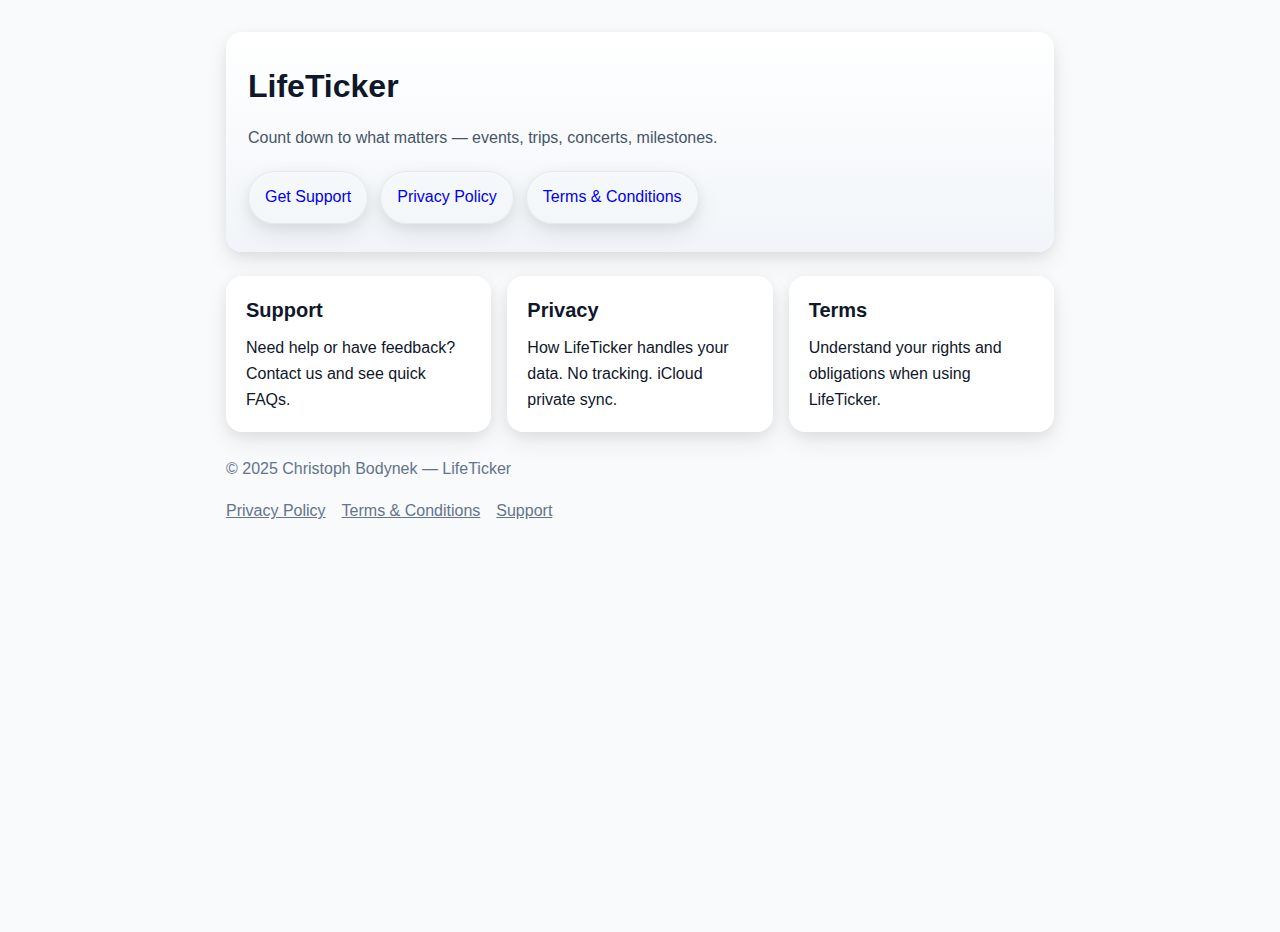
<file: index.html>
<!DOCTYPE html>
<html lang="en">
<head>
  <meta charset="UTF-8" />
  <meta name="viewport" content="width=device-width, initial-scale=1" />
  <title>LifeTicker — Official Site</title>
  <meta name="description" content="LifeTicker — count down to what matters. Get support, read the Privacy Policy, and view the Terms & Conditions." />
  <meta property="og:title" content="LifeTicker — Official Site" />
  <meta property="og:description" content="Support, Privacy Policy, and Terms & Conditions" />
  <meta property="og:type" content="website" />
  <meta name="theme-color" content="#0f172a" />
  <link rel="stylesheet" href="style.css" />
  <style>
    /* small landing-specific touches */
    .hero {
      display: grid;
      gap: 12px;
      padding: 28px 22px;
      border-radius: var(--radius);
      background: linear-gradient(180deg, #ffffff 0%, #f1f5f9 100%);
      box-shadow: var(--shadow);
    }
    .hero h1 { font-size: 32px; margin: 0; }
    .hero p { margin: 0; color: #475569; }
    .cta-row { display: flex; flex-wrap: wrap; gap: 12px; margin-top: 8px; }
    .button {
      display: inline-block;
      padding: 12px 16px;
      border-radius: 999px;
      text-decoration: none;
      border: 1px solid #e2e8f0;
      box-shadow: var(--shadow);
    }
    .grid-3 {
      display: grid;
      grid-template-columns: repeat(auto-fit, minmax(220px, 1fr));
      gap: 16px;
      margin-top: 22px;
    }
    .muted { color: #64748b; }
    .legal-links { display: flex; gap: 16px; flex-wrap: wrap; }
  </style>
</head>
<body>
  <main class="container">
    <header class="header">
      <div class="hero">
        <h1>LifeTicker</h1>
        <p class="subtitle">Count down to what matters — events, trips, concerts, milestones.</p>
        <div class="cta-row">
          <a class="button" href="support.html">Get Support</a>
          <a class="button" href="privacy.html">Privacy Policy</a>
          <a class="button" href="terms.html">Terms &amp; Conditions</a>
        </div>
      </div>
    </header>

    <section class="grid-3">
      <a class="card" href="support.html">
        <h2>Support</h2>
        <p>Need help or have feedback? Contact us and see quick FAQs.</p>
      </a>
      <a class="card" href="privacy.html">
        <h2>Privacy</h2>
        <p>How LifeTicker handles your data. No tracking. iCloud private sync.</p>
      </a>
      <a class="card" href="terms.html">
        <h2>Terms</h2>
        <p>Understand your rights and obligations when using LifeTicker.</p>
      </a>
    </section>

    <footer class="footer">
      <p class="muted">&copy; 2025 Christoph Bodynek — LifeTicker</p>
      <p class="muted legal-links">
        <a href="privacy.html">Privacy Policy</a>
        <a href="terms.html">Terms &amp; Conditions</a>
        <a href="support.html">Support</a>
      </p>
    </footer>
  </main>
</body>
</html>
</file>
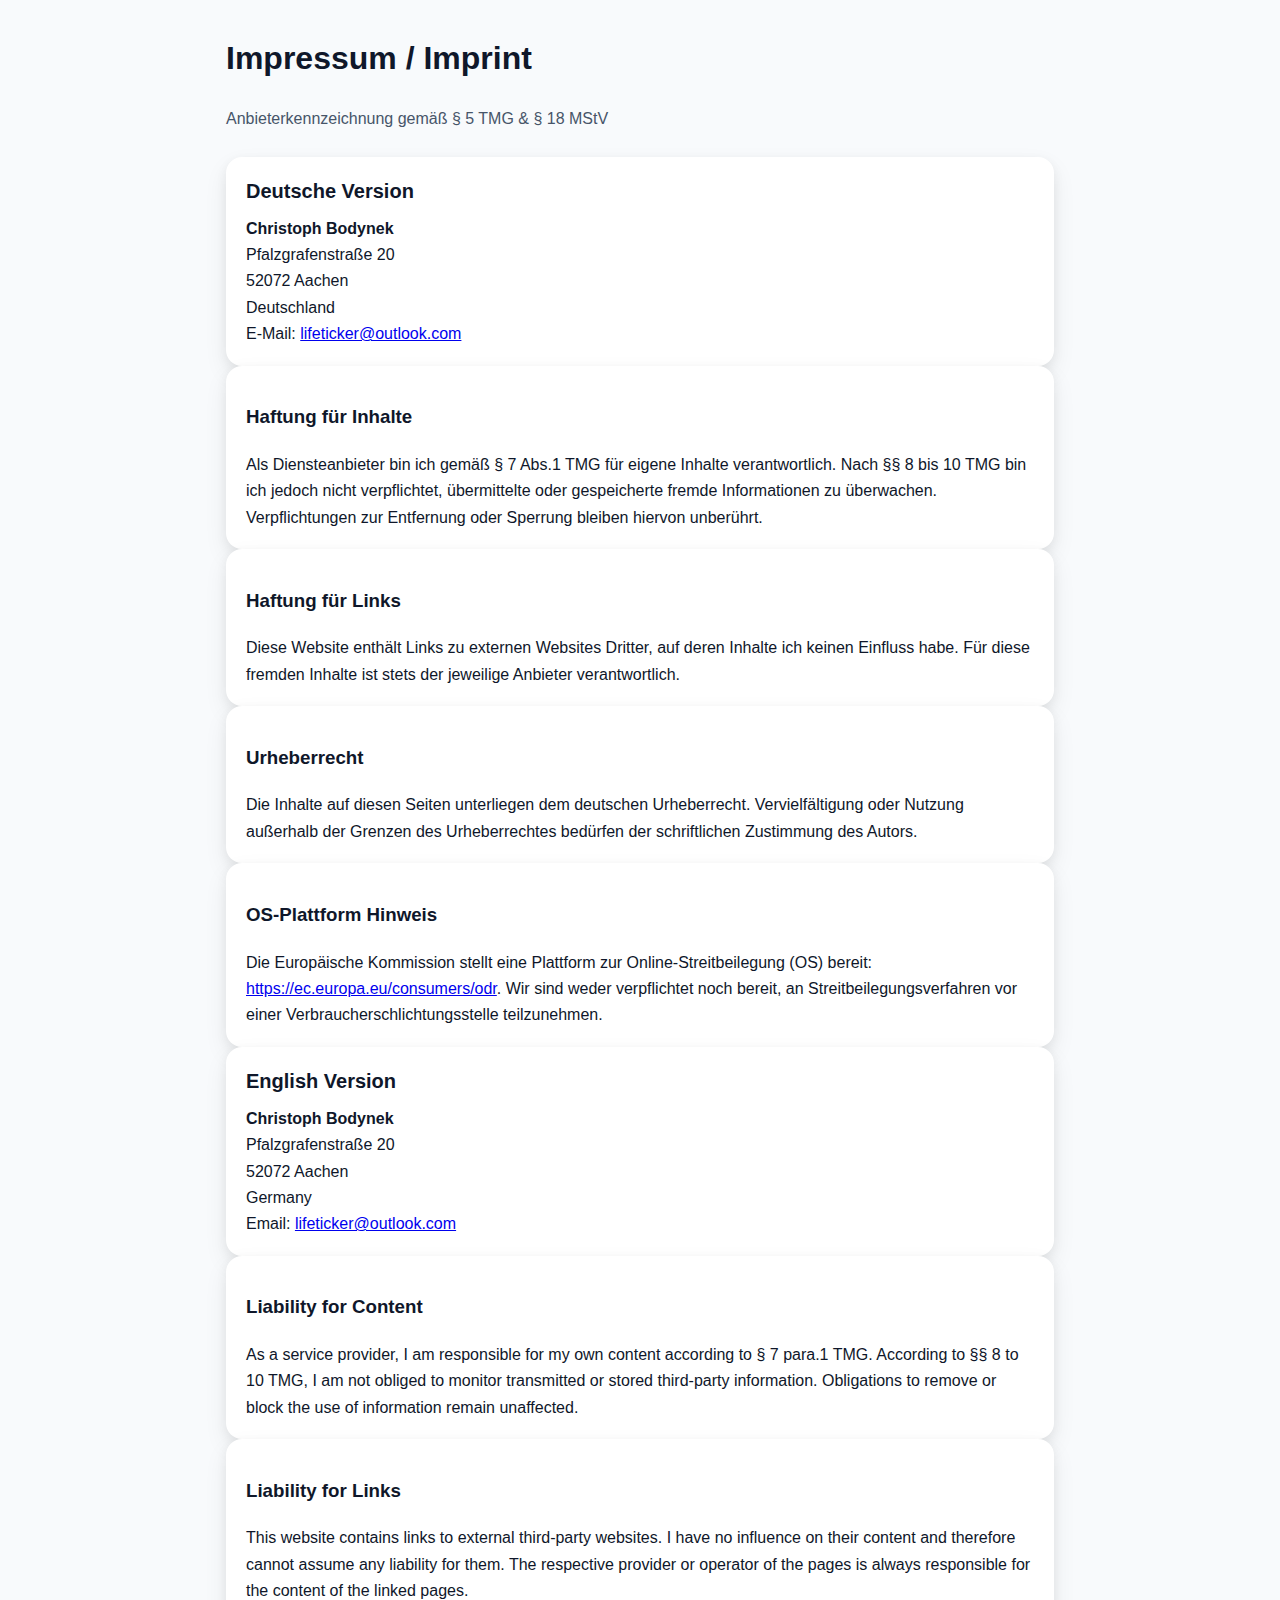
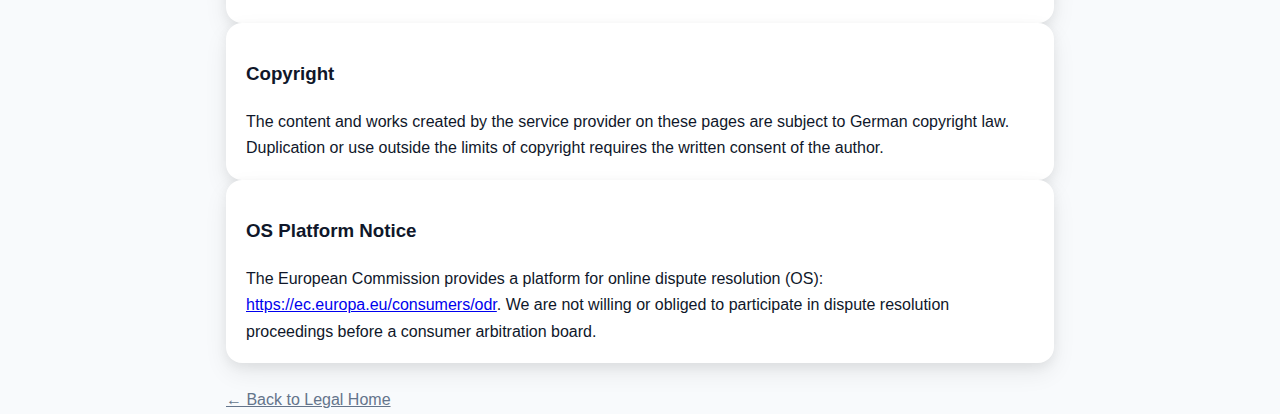
<file: impressum.html>
<!DOCTYPE html>
<html lang="de">
<head>
  <meta charset="UTF-8" />
  <meta name="viewport" content="width=device-width, initial-scale=1" />
  <title>LifeTicker — Impressum / Imprint</title>
  <link rel="stylesheet" href="style.css" />
</head>
<body>
  <main class="container">
    <header class="header">
      <h1>Impressum / Imprint</h1>
      <p class="subtitle">Anbieterkennzeichnung gemäß § 5 TMG & § 18 MStV</p>
    </header>

    <!-- Deutsche Version -->
    <section class="card">
      <h2>Deutsche Version</h2>
      <p><strong>Christoph Bodynek</strong><br/>
      Pfalzgrafenstraße 20<br/>
      52072 Aachen<br/>
      Deutschland</p>
      <p>E-Mail: <a href="mailto:lifeticker@outlook.com">lifeticker@outlook.com</a></p>
    </section>

    <section class="card">
      <h3>Haftung für Inhalte</h3>
      <p>Als Diensteanbieter bin ich gemäß § 7 Abs.1 TMG für eigene Inhalte verantwortlich. Nach §§ 8 bis 10 TMG bin ich jedoch nicht verpflichtet, übermittelte oder gespeicherte fremde Informationen zu überwachen. Verpflichtungen zur Entfernung oder Sperrung bleiben hiervon unberührt.</p>
    </section>

    <section class="card">
      <h3>Haftung für Links</h3>
      <p>Diese Website enthält Links zu externen Websites Dritter, auf deren Inhalte ich keinen Einfluss habe. Für diese fremden Inhalte ist stets der jeweilige Anbieter verantwortlich.</p>
    </section>

    <section class="card">
      <h3>Urheberrecht</h3>
      <p>Die Inhalte auf diesen Seiten unterliegen dem deutschen Urheberrecht. Vervielfältigung oder Nutzung außerhalb der Grenzen des Urheberrechtes bedürfen der schriftlichen Zustimmung des Autors.</p>
    </section>

    <section class="card">
      <h3>OS-Plattform Hinweis</h3>
      <p>Die Europäische Kommission stellt eine Plattform zur Online-Streitbeilegung (OS) bereit: 
      <a href="https://ec.europa.eu/consumers/odr" target="_blank" rel="noopener">https://ec.europa.eu/consumers/odr</a>. 
      Wir sind weder verpflichtet noch bereit, an Streitbeilegungsverfahren vor einer Verbraucherschlichtungsstelle teilzunehmen.</p>
    </section>

    <!-- English Version -->
    <section class="card">
      <h2>English Version</h2>
      <p><strong>Christoph Bodynek</strong><br/>
      Pfalzgrafenstraße 20<br/>
      52072 Aachen<br/>
      Germany</p>
      <p>Email: <a href="mailto:lifeticker@outlook.com">lifeticker@outlook.com</a></p>
    </section>

    <section class="card">
      <h3>Liability for Content</h3>
      <p>As a service provider, I am responsible for my own content according to § 7 para.1 TMG. According to §§ 8 to 10 TMG, I am not obliged to monitor transmitted or stored third-party information. Obligations to remove or block the use of information remain unaffected.</p>
    </section>

    <section class="card">
      <h3>Liability for Links</h3>
      <p>This website contains links to external third-party websites. I have no influence on their content and therefore cannot assume any liability for them. The respective provider or operator of the pages is always responsible for the content of the linked pages.</p>
    </section>

    <section class="card">
      <h3>Copyright</h3>
      <p>The content and works created by the service provider on these pages are subject to German copyright law. Duplication or use outside the limits of copyright requires the written consent of the author.</p>
    </section>

    <section class="card">
      <h3>OS Platform Notice</h3>
      <p>The European Commission provides a platform for online dispute resolution (OS): 
      <a href="https://ec.europa.eu/consumers/odr" target="_blank" rel="noopener">https://ec.europa.eu/consumers/odr</a>. 
      We are not willing or obliged to participate in dispute resolution proceedings before a consumer arbitration board.</p>
    </section>

    <footer class="footer">
      <p><a href="index.html">← Back to Legal Home</a></p>
    </footer>
  </main>
</body>
</html>
</file>
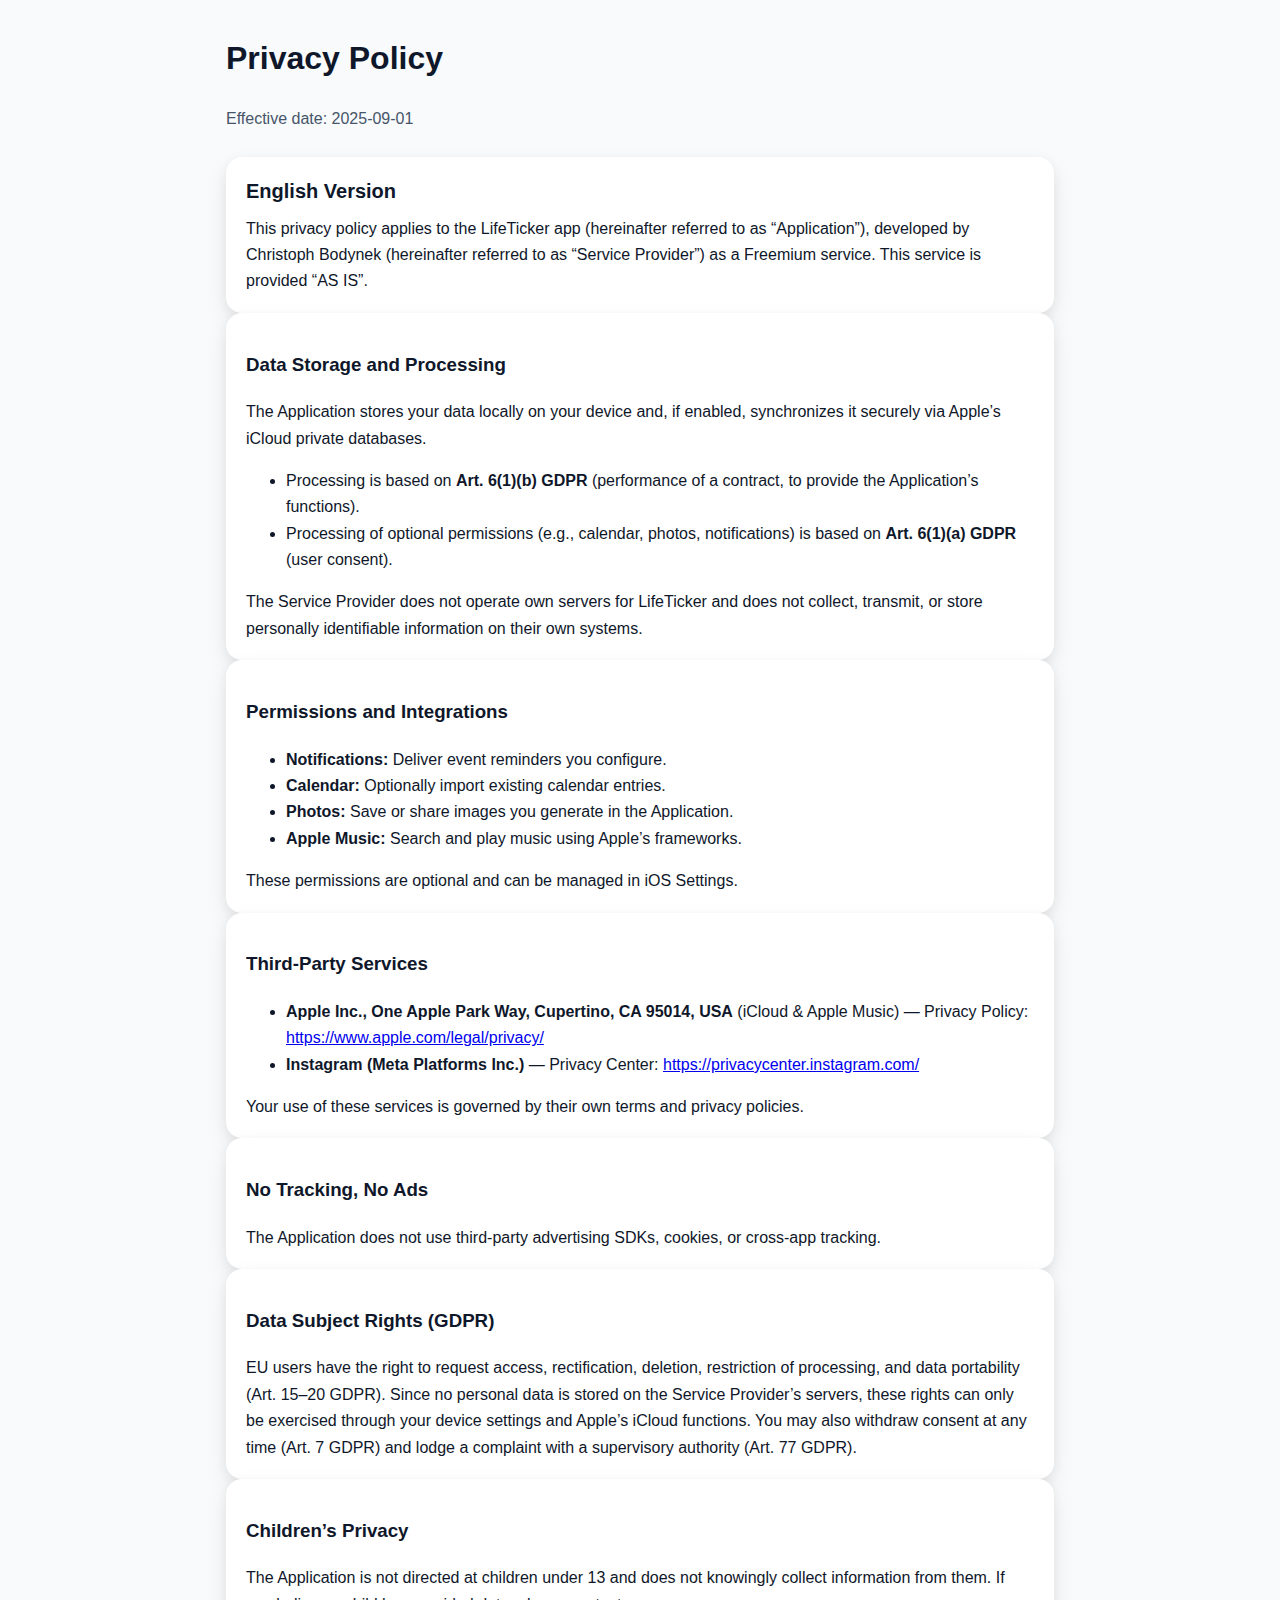
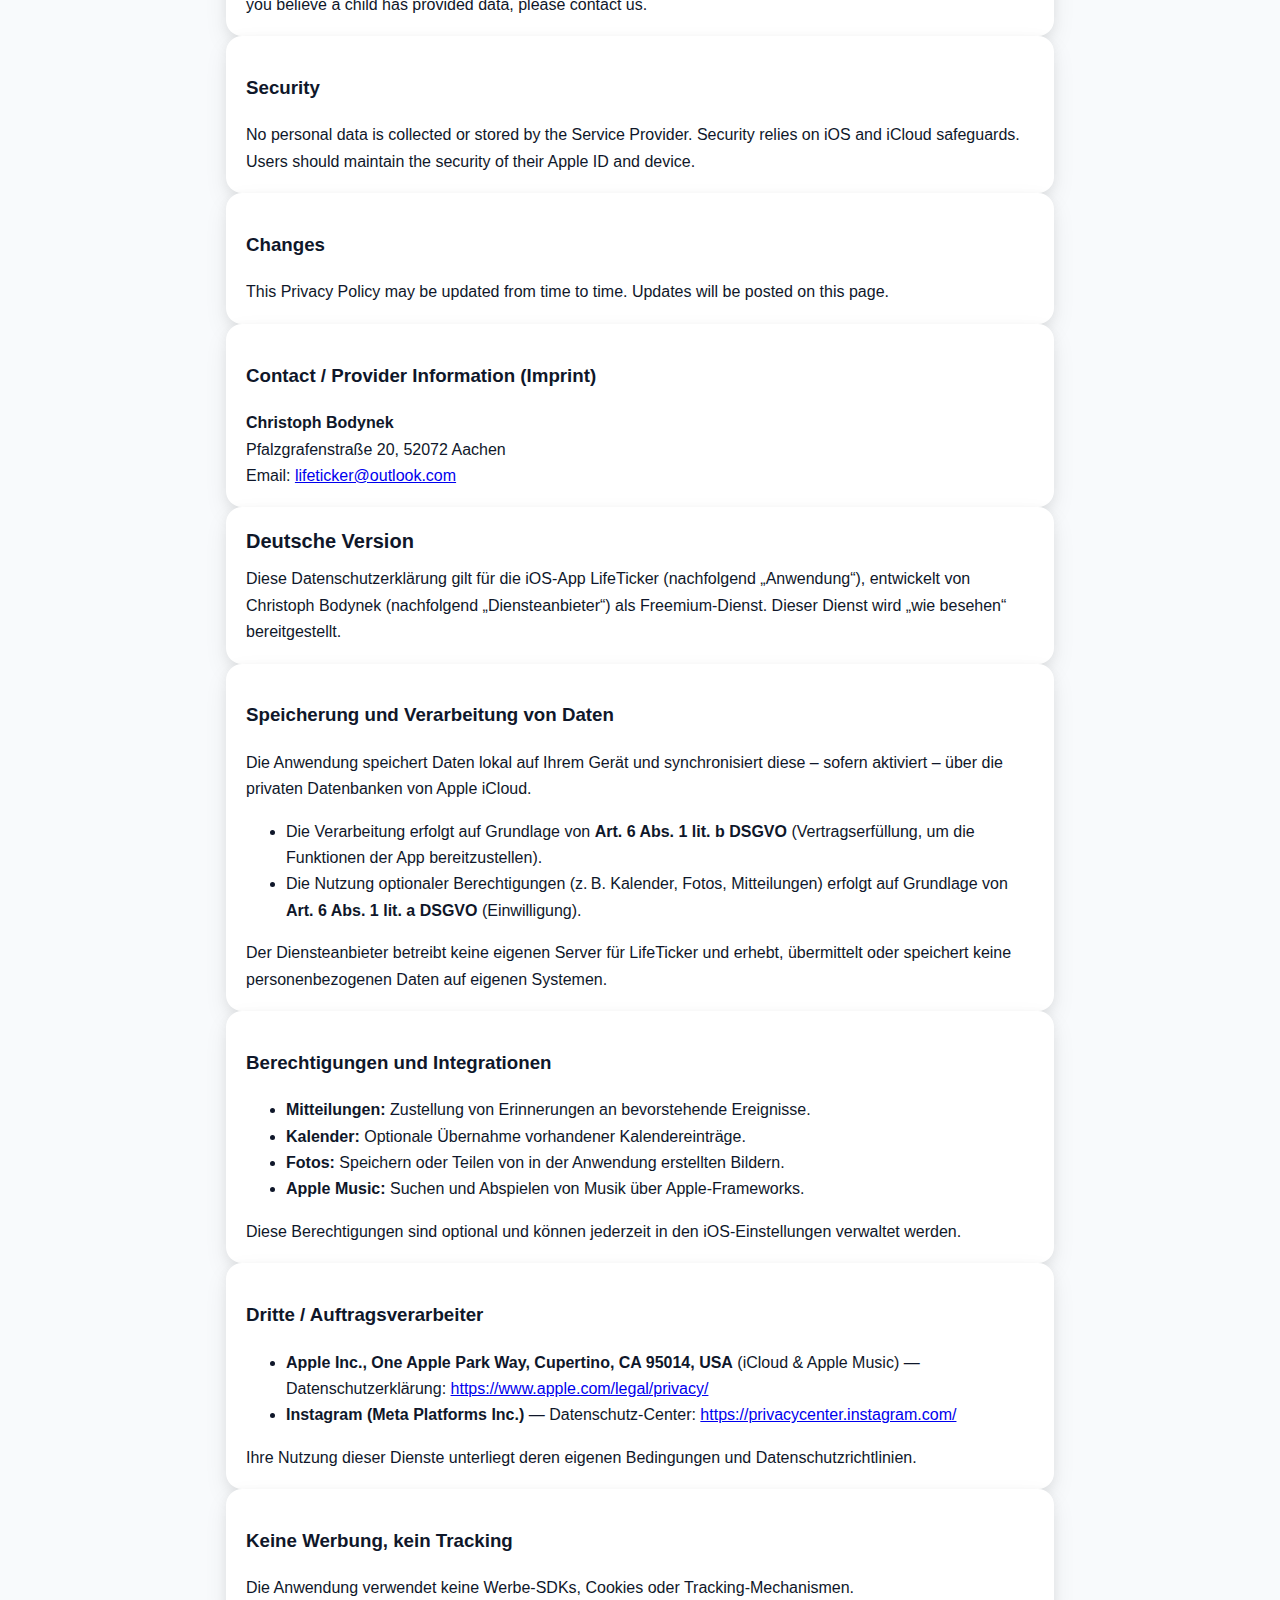
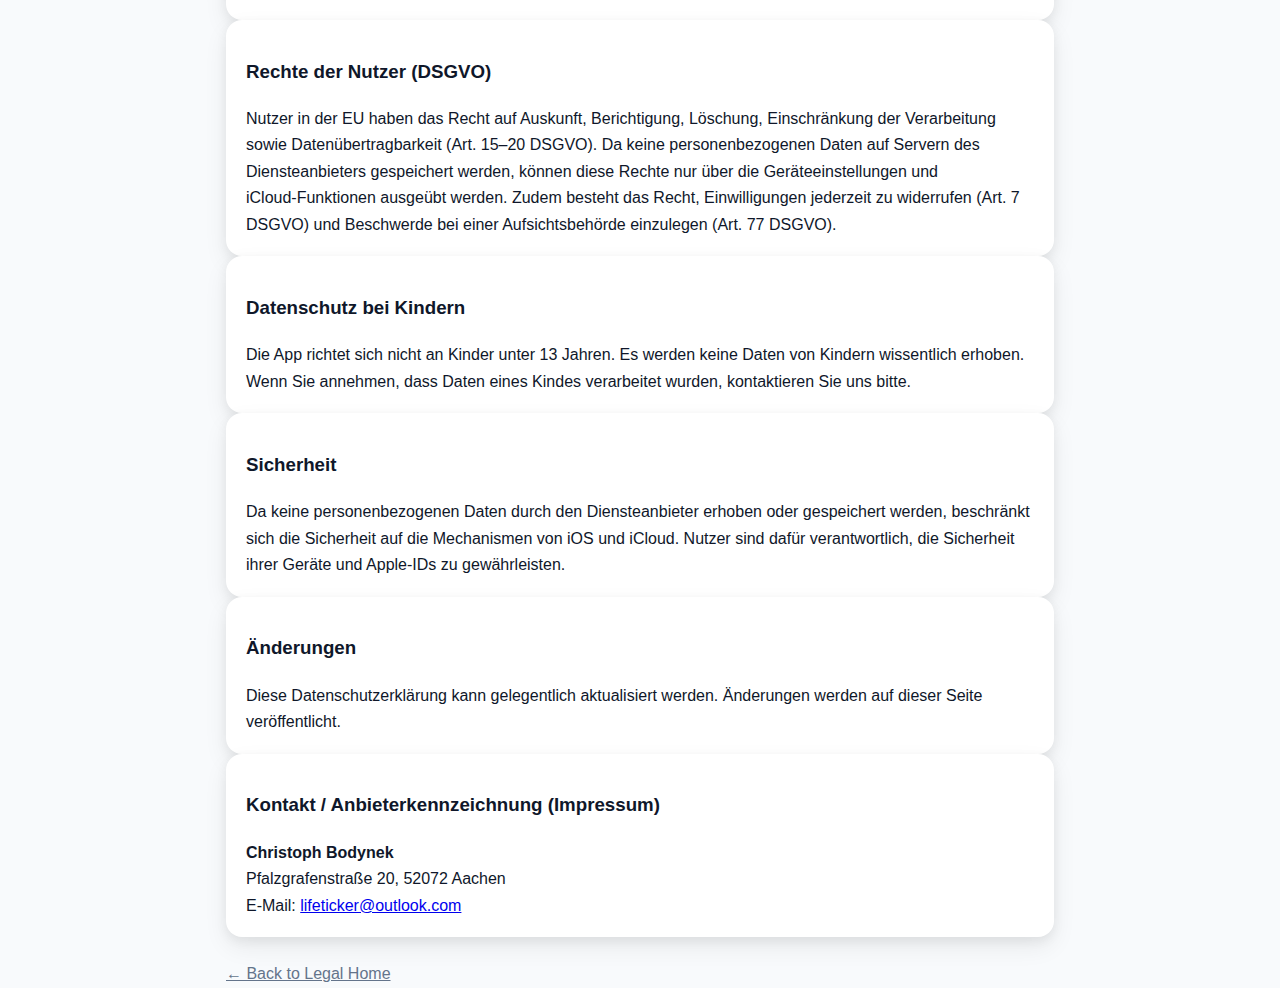
<file: privacy.html>
<!DOCTYPE html>
<html lang="en">
<head>
  <meta charset="UTF-8" />
  <meta name="viewport" content="width=device-width, initial-scale=1" />
  <title>LifeTicker — Privacy Policy</title>
  <link rel="stylesheet" href="style.css" />
</head>
<body>
  <main class="container">
    <header class="header">
      <h1>Privacy Policy</h1>
      <p class="subtitle">Effective date: 2025-09-01</p>
    </header>

    <!-- English Version -->
    <section class="card">
      <h2>English Version</h2>
      <p>This privacy policy applies to the LifeTicker app (hereinafter referred to as “Application”), developed by Christoph Bodynek (hereinafter referred to as “Service Provider”) as a Freemium service. This service is provided “AS IS”.</p>
    </section>

    <section class="card">
      <h3>Data Storage and Processing</h3>
      <p>The Application stores your data locally on your device and, if enabled, synchronizes it securely via Apple’s iCloud private databases.</p>
      <ul>
        <li>Processing is based on <strong>Art. 6(1)(b) GDPR</strong> (performance of a contract, to provide the Application’s functions).</li>
        <li>Processing of optional permissions (e.g., calendar, photos, notifications) is based on <strong>Art. 6(1)(a) GDPR</strong> (user consent).</li>
      </ul>
      <p>The Service Provider does not operate own servers for LifeTicker and does not collect, transmit, or store personally identifiable information on their own systems.</p>
    </section>

    <section class="card">
      <h3>Permissions and Integrations</h3>
      <ul>
        <li><strong>Notifications:</strong> Deliver event reminders you configure.</li>
        <li><strong>Calendar:</strong> Optionally import existing calendar entries.</li>
        <li><strong>Photos:</strong> Save or share images you generate in the Application.</li>
        <li><strong>Apple Music:</strong> Search and play music using Apple’s frameworks.</li>
      </ul>
      <p>These permissions are optional and can be managed in iOS Settings.</p>
    </section>

    <section class="card">
      <h3>Third-Party Services</h3>
      <ul>
        <li><strong>Apple Inc., One Apple Park Way, Cupertino, CA 95014, USA</strong> (iCloud &amp; Apple Music) — Privacy Policy: <a href="https://www.apple.com/legal/privacy/" target="_blank" rel="noopener">https://www.apple.com/legal/privacy/</a></li>
        <li><strong>Instagram (Meta Platforms Inc.)</strong> — Privacy Center: <a href="https://privacycenter.instagram.com/" target="_blank" rel="noopener">https://privacycenter.instagram.com/</a></li>
      </ul>
      <p>Your use of these services is governed by their own terms and privacy policies.</p>
    </section>

    <section class="card">
      <h3>No Tracking, No Ads</h3>
      <p>The Application does not use third-party advertising SDKs, cookies, or cross-app tracking.</p>
    </section>

    <section class="card">
      <h3>Data Subject Rights (GDPR)</h3>
      <p>EU users have the right to request access, rectification, deletion, restriction of processing, and data portability (Art. 15–20 GDPR). Since no personal data is stored on the Service Provider’s servers, these rights can only be exercised through your device settings and Apple’s iCloud functions. You may also withdraw consent at any time (Art. 7 GDPR) and lodge a complaint with a supervisory authority (Art. 77 GDPR).</p>
    </section>

    <section class="card">
      <h3>Children’s Privacy</h3>
      <p>The Application is not directed at children under 13 and does not knowingly collect information from them. If you believe a child has provided data, please contact us.</p>
    </section>

    <section class="card">
      <h3>Security</h3>
      <p>No personal data is collected or stored by the Service Provider. Security relies on iOS and iCloud safeguards. Users should maintain the security of their Apple ID and device.</p>
    </section>

    <section class="card">
      <h3>Changes</h3>
      <p>This Privacy Policy may be updated from time to time. Updates will be posted on this page.</p>
    </section>

    <section class="card">
      <h3>Contact / Provider Information (Imprint)</h3>
      <p><strong>Christoph Bodynek</strong><br/>Pfalzgrafenstraße 20, 52072 Aachen<br/>Email: <a href="mailto:lifeticker@outlook.com">lifeticker@outlook.com</a></p>
    </section>

    <!-- German Version -->
    <section class="card">
      <h2>Deutsche Version</h2>
      <p>Diese Datenschutzerklärung gilt für die iOS‑App LifeTicker (nachfolgend „Anwendung“), entwickelt von Christoph Bodynek (nachfolgend „Diensteanbieter“) als Freemium‑Dienst. Dieser Dienst wird „wie besehen“ bereitgestellt.</p>
    </section>

    <section class="card">
      <h3>Speicherung und Verarbeitung von Daten</h3>
      <p>Die Anwendung speichert Daten lokal auf Ihrem Gerät und synchronisiert diese – sofern aktiviert – über die privaten Datenbanken von Apple iCloud.</p>
      <ul>
        <li>Die Verarbeitung erfolgt auf Grundlage von <strong>Art. 6 Abs. 1 lit. b DSGVO</strong> (Vertragserfüllung, um die Funktionen der App bereitzustellen).</li>
        <li>Die Nutzung optionaler Berechtigungen (z. B. Kalender, Fotos, Mitteilungen) erfolgt auf Grundlage von <strong>Art. 6 Abs. 1 lit. a DSGVO</strong> (Einwilligung).</li>
      </ul>
      <p>Der Diensteanbieter betreibt keine eigenen Server für LifeTicker und erhebt, übermittelt oder speichert keine personenbezogenen Daten auf eigenen Systemen.</p>
    </section>

    <section class="card">
      <h3>Berechtigungen und Integrationen</h3>
      <ul>
        <li><strong>Mitteilungen:</strong> Zustellung von Erinnerungen an bevorstehende Ereignisse.</li>
        <li><strong>Kalender:</strong> Optionale Übernahme vorhandener Kalendereinträge.</li>
        <li><strong>Fotos:</strong> Speichern oder Teilen von in der Anwendung erstellten Bildern.</li>
        <li><strong>Apple Music:</strong> Suchen und Abspielen von Musik über Apple‑Frameworks.</li>
      </ul>
      <p>Diese Berechtigungen sind optional und können jederzeit in den iOS‑Einstellungen verwaltet werden.</p>
    </section>

    <section class="card">
      <h3>Dritte / Auftragsverarbeiter</h3>
      <ul>
        <li><strong>Apple Inc., One Apple Park Way, Cupertino, CA 95014, USA</strong> (iCloud &amp; Apple Music) — Datenschutzerklärung: <a href="https://www.apple.com/legal/privacy/" target="_blank" rel="noopener">https://www.apple.com/legal/privacy/</a></li>
        <li><strong>Instagram (Meta Platforms Inc.)</strong> — Datenschutz‑Center: <a href="https://privacycenter.instagram.com/" target="_blank" rel="noopener">https://privacycenter.instagram.com/</a></li>
      </ul>
      <p>Ihre Nutzung dieser Dienste unterliegt deren eigenen Bedingungen und Datenschutzrichtlinien.</p>
    </section>

    <section class="card">
      <h3>Keine Werbung, kein Tracking</h3>
      <p>Die Anwendung verwendet keine Werbe‑SDKs, Cookies oder Tracking‑Mechanismen.</p>
    </section>

    <section class="card">
      <h3>Rechte der Nutzer (DSGVO)</h3>
      <p>Nutzer in der EU haben das Recht auf Auskunft, Berichtigung, Löschung, Einschränkung der Verarbeitung sowie Datenübertragbarkeit (Art. 15–20 DSGVO). Da keine personenbezogenen Daten auf Servern des Diensteanbieters gespeichert werden, können diese Rechte nur über die Geräteeinstellungen und iCloud‑Funktionen ausgeübt werden. Zudem besteht das Recht, Einwilligungen jederzeit zu widerrufen (Art. 7 DSGVO) und Beschwerde bei einer Aufsichtsbehörde einzulegen (Art. 77 DSGVO).</p>
    </section>

    <section class="card">
      <h3>Datenschutz bei Kindern</h3>
      <p>Die App richtet sich nicht an Kinder unter 13 Jahren. Es werden keine Daten von Kindern wissentlich erhoben. Wenn Sie annehmen, dass Daten eines Kindes verarbeitet wurden, kontaktieren Sie uns bitte.</p>
    </section>

    <section class="card">
      <h3>Sicherheit</h3>
      <p>Da keine personenbezogenen Daten durch den Diensteanbieter erhoben oder gespeichert werden, beschränkt sich die Sicherheit auf die Mechanismen von iOS und iCloud. Nutzer sind dafür verantwortlich, die Sicherheit ihrer Geräte und Apple‑IDs zu gewährleisten.</p>
    </section>

    <section class="card">
      <h3>Änderungen</h3>
      <p>Diese Datenschutzerklärung kann gelegentlich aktualisiert werden. Änderungen werden auf dieser Seite veröffentlicht.</p>
    </section>

    <section class="card">
      <h3>Kontakt / Anbieterkennzeichnung (Impressum)</h3>
      <p><strong>Christoph Bodynek</strong><br/>Pfalzgrafenstraße 20, 52072 Aachen<br/>E‑Mail: <a href="mailto:lifeticker@outlook.com">lifeticker@outlook.com</a></p>
    </section>

    <footer class="footer">
      <p><a href="index.html">← Back to Legal Home</a></p>
    </footer>
  </main>
</body>
</html>
</file>
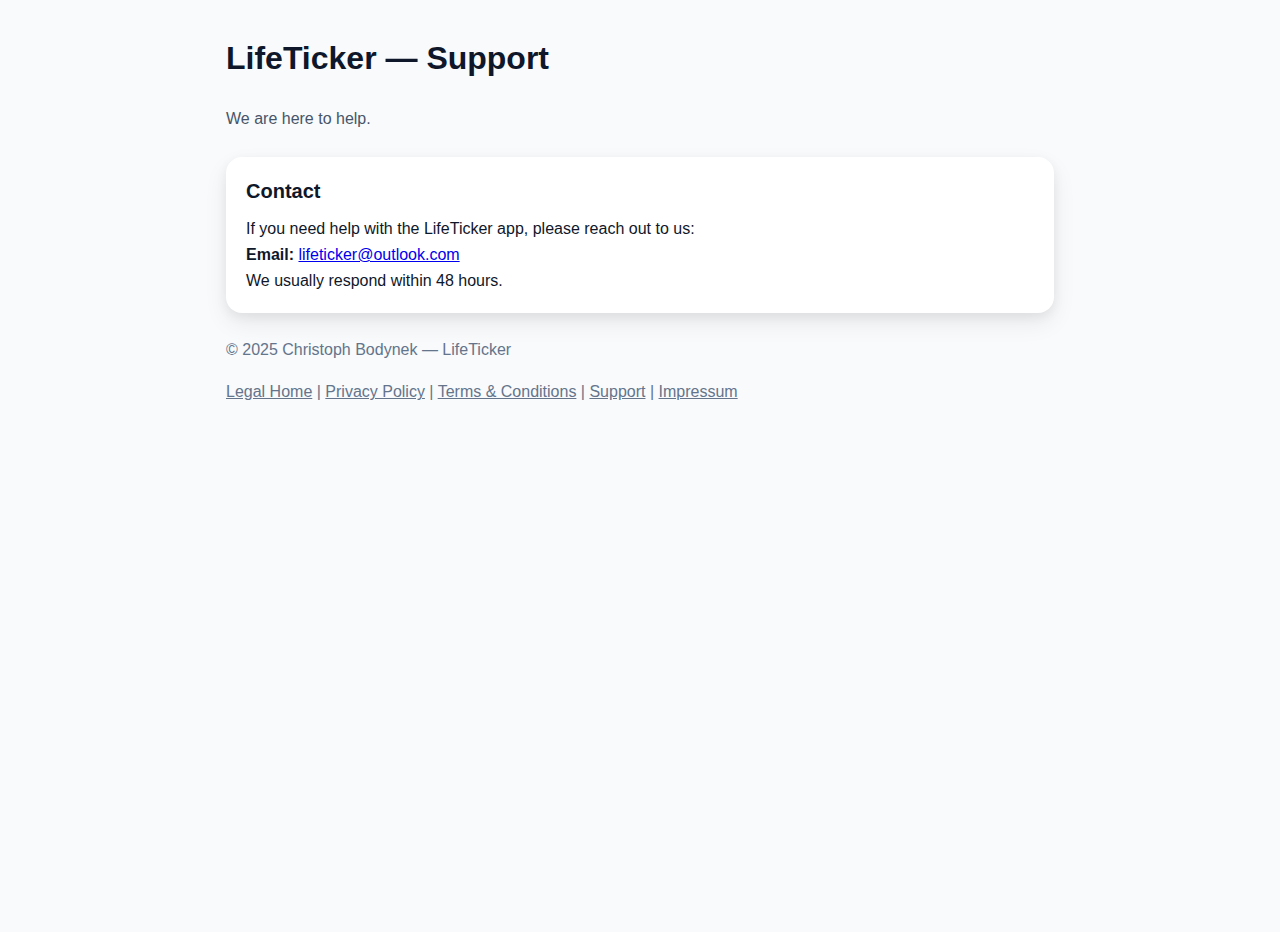
<file: support.html>
<!DOCTYPE html>
<html lang="en">
<head>
  <meta charset="UTF-8" />
  <meta name="viewport" content="width=device-width, initial-scale=1" />
  <title>LifeTicker — Support</title>
  <link rel="stylesheet" href="style.css" />
</head>
<body>
  <main class="container">
    <header class="header">
      <h1>LifeTicker — Support</h1>
      <p class="subtitle">We are here to help.</p>
    </header>

    <section class="card">
      <h2>Contact</h2>
      <p>If you need help with the LifeTicker app, please reach out to us:</p>
      <p><strong>Email:</strong> <a href="mailto:lifeticker@outlook.com">lifeticker@outlook.com</a></p>
      <p>We usually respond within 48 hours.</p>
    </section>

    <footer class="footer">
      <p>© 2025 Christoph Bodynek — LifeTicker</p>
      <nav>
        <a href="index.html">Legal Home</a> | 
        <a href="privacy.html">Privacy Policy</a> | 
        <a href="terms.html">Terms &amp; Conditions</a> | 
        <a href="support.html">Support</a> | 
        <a href="impressum.html">Impressum</a>
      </nav>
    </footer> 
  </main>
</body>
</html>
</file>
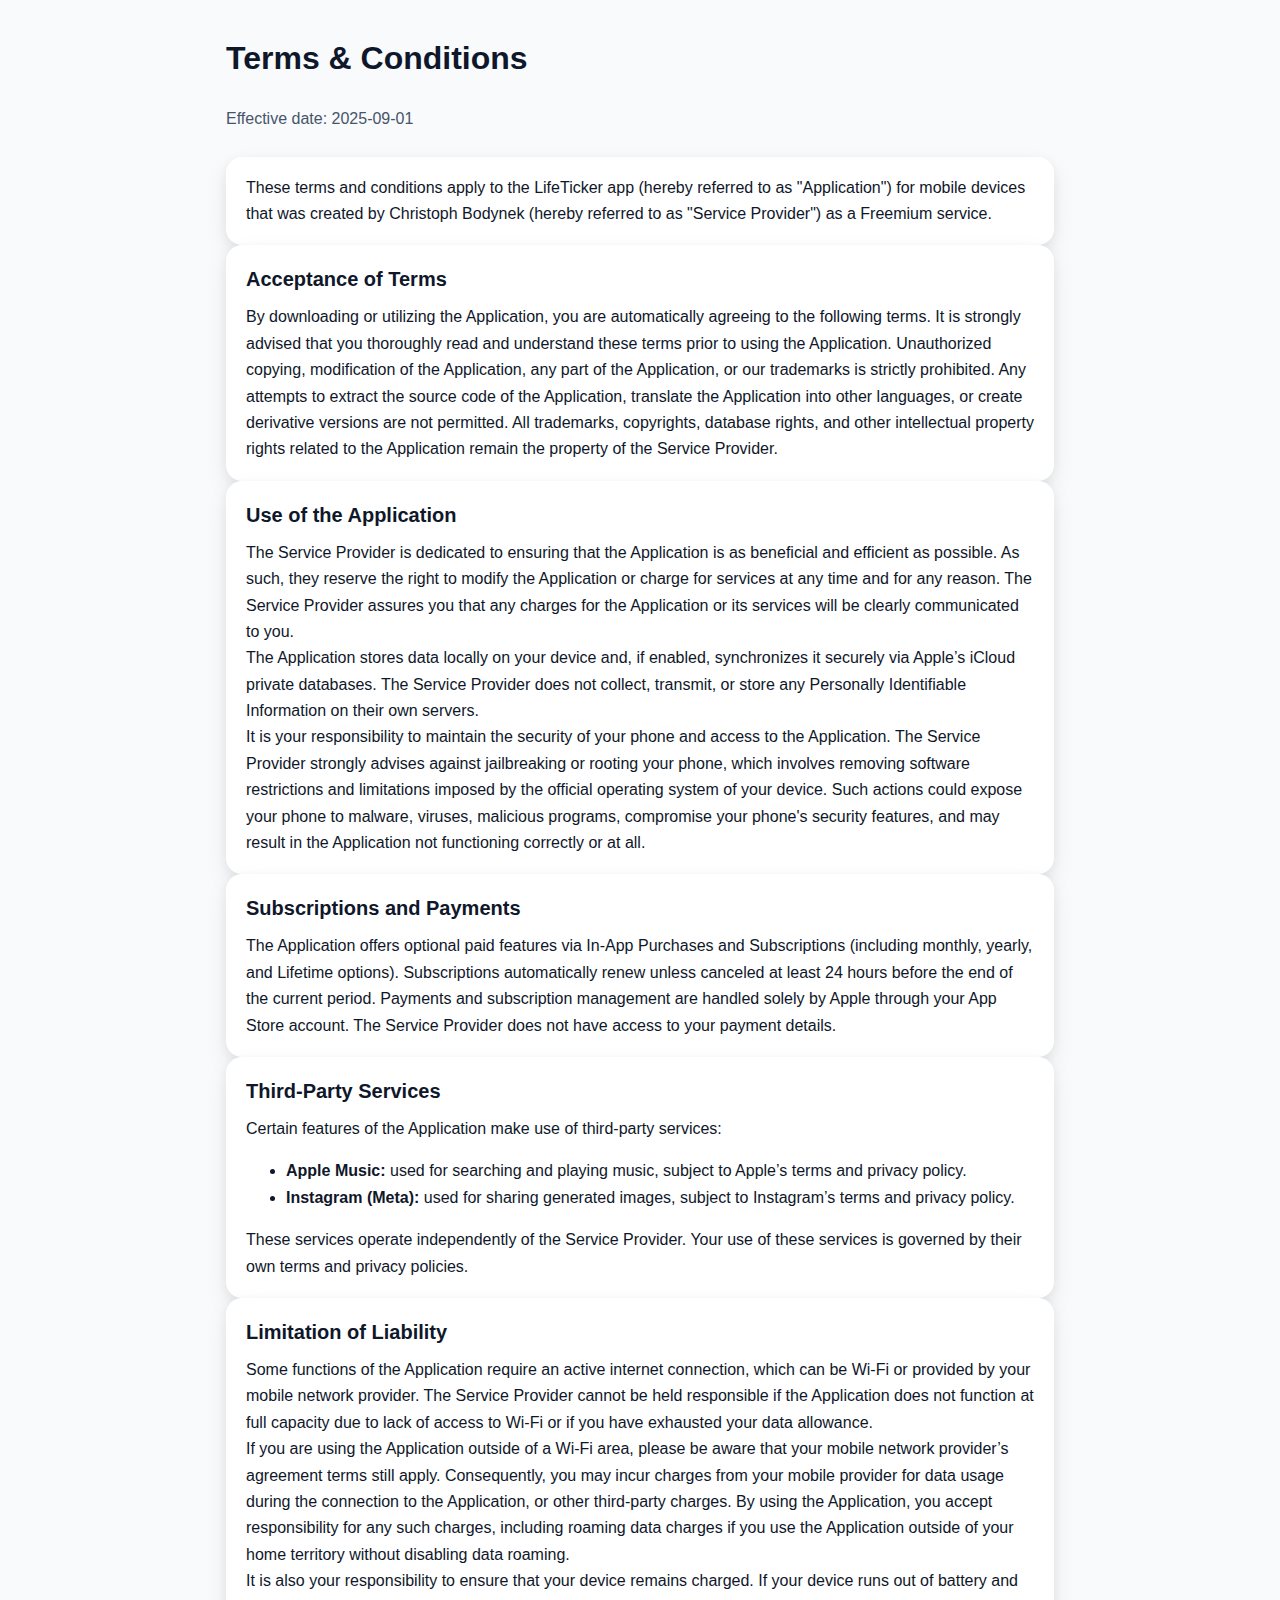
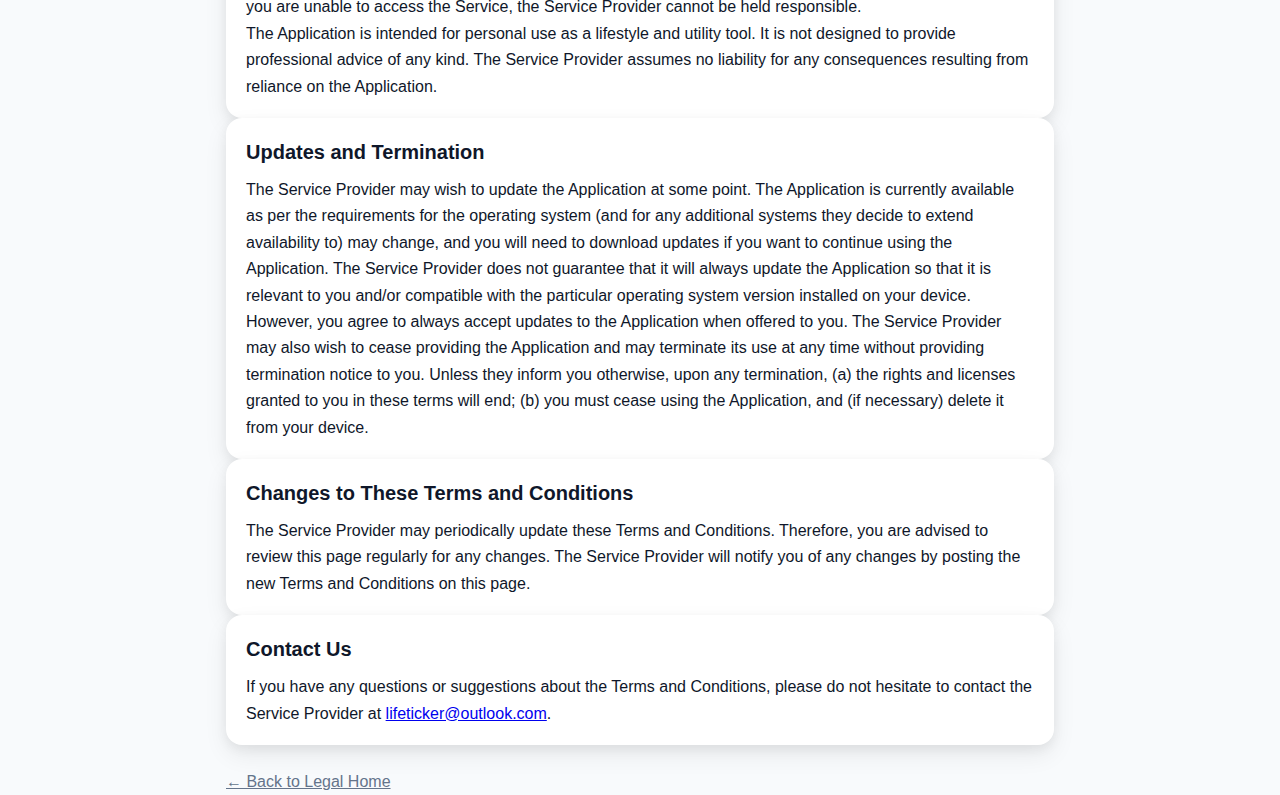
<file: terms.html>
<!DOCTYPE html>
<html lang="en">
<head>
  <meta charset="UTF-8" />
  <meta name="viewport" content="width=device-width, initial-scale=1" />
  <title>LifeTicker – Terms & Conditions</title>
  <link rel="stylesheet" href="style.css" />
</head>
<body>
  <main class="container">
    <header class="header">
      <h1>Terms & Conditions</h1>
      <p class="subtitle">Effective date: 2025-09-01</p>
    </header>

    <section class="card">
      <p>These terms and conditions apply to the LifeTicker app (hereby referred to as "Application") for mobile devices that was created by Christoph Bodynek (hereby referred to as "Service Provider") as a Freemium service.</p>
    </section>

    <section class="card">
      <h2>Acceptance of Terms</h2>
      <p>By downloading or utilizing the Application, you are automatically agreeing to the following terms. It is strongly advised that you thoroughly read and understand these terms prior to using the Application. Unauthorized copying, modification of the Application, any part of the Application, or our trademarks is strictly prohibited. Any attempts to extract the source code of the Application, translate the Application into other languages, or create derivative versions are not permitted. All trademarks, copyrights, database rights, and other intellectual property rights related to the Application remain the property of the Service Provider.</p>
    </section>

    <section class="card">
      <h2>Use of the Application</h2>
      <p>The Service Provider is dedicated to ensuring that the Application is as beneficial and efficient as possible. As such, they reserve the right to modify the Application or charge for services at any time and for any reason. The Service Provider assures you that any charges for the Application or its services will be clearly communicated to you.</p>
      <p>The Application stores data locally on your device and, if enabled, synchronizes it securely via Apple’s iCloud private databases. The Service Provider does not collect, transmit, or store any Personally Identifiable Information on their own servers.</p>
      <p>It is your responsibility to maintain the security of your phone and access to the Application. The Service Provider strongly advises against jailbreaking or rooting your phone, which involves removing software restrictions and limitations imposed by the official operating system of your device. Such actions could expose your phone to malware, viruses, malicious programs, compromise your phone's security features, and may result in the Application not functioning correctly or at all.</p>
    </section>

    <section class="card">
      <h2>Subscriptions and Payments</h2>
      <p>The Application offers optional paid features via In-App Purchases and Subscriptions (including monthly, yearly, and Lifetime options). Subscriptions automatically renew unless canceled at least 24 hours before the end of the current period. Payments and subscription management are handled solely by Apple through your App Store account. The Service Provider does not have access to your payment details.</p>
    </section>

    <section class="card">
      <h2>Third-Party Services</h2>
      <p>Certain features of the Application make use of third-party services:</p>
      <ul>
        <li><strong>Apple Music:</strong> used for searching and playing music, subject to Apple’s terms and privacy policy.</li>
        <li><strong>Instagram (Meta):</strong> used for sharing generated images, subject to Instagram’s terms and privacy policy.</li>
      </ul>
      <p>These services operate independently of the Service Provider. Your use of these services is governed by their own terms and privacy policies.</p>
    </section>

    <section class="card">
      <h2>Limitation of Liability</h2>
      <p>Some functions of the Application require an active internet connection, which can be Wi-Fi or provided by your mobile network provider. The Service Provider cannot be held responsible if the Application does not function at full capacity due to lack of access to Wi-Fi or if you have exhausted your data allowance.</p>
      <p>If you are using the Application outside of a Wi-Fi area, please be aware that your mobile network provider’s agreement terms still apply. Consequently, you may incur charges from your mobile provider for data usage during the connection to the Application, or other third-party charges. By using the Application, you accept responsibility for any such charges, including roaming data charges if you use the Application outside of your home territory without disabling data roaming.</p>
      <p>It is also your responsibility to ensure that your device remains charged. If your device runs out of battery and you are unable to access the Service, the Service Provider cannot be held responsible.</p>
      <p>The Application is intended for personal use as a lifestyle and utility tool. It is not designed to provide professional advice of any kind. The Service Provider assumes no liability for any consequences resulting from reliance on the Application.</p>
    </section>

    <section class="card">
      <h2>Updates and Termination</h2>
      <p>The Service Provider may wish to update the Application at some point. The Application is currently available as per the requirements for the operating system (and for any additional systems they decide to extend availability to) may change, and you will need to download updates if you want to continue using the Application. The Service Provider does not guarantee that it will always update the Application so that it is relevant to you and/or compatible with the particular operating system version installed on your device.</p>
      <p>However, you agree to always accept updates to the Application when offered to you. The Service Provider may also wish to cease providing the Application and may terminate its use at any time without providing termination notice to you. Unless they inform you otherwise, upon any termination, (a) the rights and licenses granted to you in these terms will end; (b) you must cease using the Application, and (if necessary) delete it from your device.</p>
    </section>

    <section class="card">
      <h2>Changes to These Terms and Conditions</h2>
      <p>The Service Provider may periodically update these Terms and Conditions. Therefore, you are advised to review this page regularly for any changes. The Service Provider will notify you of any changes by posting the new Terms and Conditions on this page.</p>
    </section>

    <section class="card">
      <h2>Contact Us</h2>
      <p>If you have any questions or suggestions about the Terms and Conditions, please do not hesitate to contact the Service Provider at <a href="mailto:lifeticker@outlook.com">lifeticker@outlook.com</a>.</p>
    </section>

    <footer class="footer">
      <p><a href="index.html">← Back to Legal Home</a></p>
    </footer>
  </main>
</body>
</html>
</file>
<file: style.css>
/* Minimal, clean styles for the landing page & legal pages */
:root {
  --radius: 16px;
  --shadow: 0 10px 25px rgba(0,0,0,.07), 0 4px 12px rgba(0,0,0,.06);
}
* { box-sizing: border-box; }
html, body { height: 100%; }
body {
  margin: 0;
  font-family: -apple-system, BlinkMacSystemFont, Segoe UI, Roboto, Helvetica, Arial, sans-serif;
  line-height: 1.65;
  color: #0f172a;
  background: #f8fafc;
}
.container { max-width: 860px; margin: 32px auto; padding: 0 16px; }
.header { margin-bottom: 24px; }
.subtitle { color: #475569; }
.card {
  display: block;
  background: white;
  border-radius: var(--radius);
  padding: 18px 20px;
  box-shadow: var(--shadow);
  text-decoration: none;
  color: inherit;
  transition: transform .06s ease, box-shadow .2s ease;
}
.card:hover { transform: translateY(-2px); }
.card h2 { margin: 0 0 8px 0; font-size: 20px; }
.card p { margin: 0; }
.footer { margin: 24px 0 40px; color: #64748b; }
.footer a { color: inherit; }
</file>
